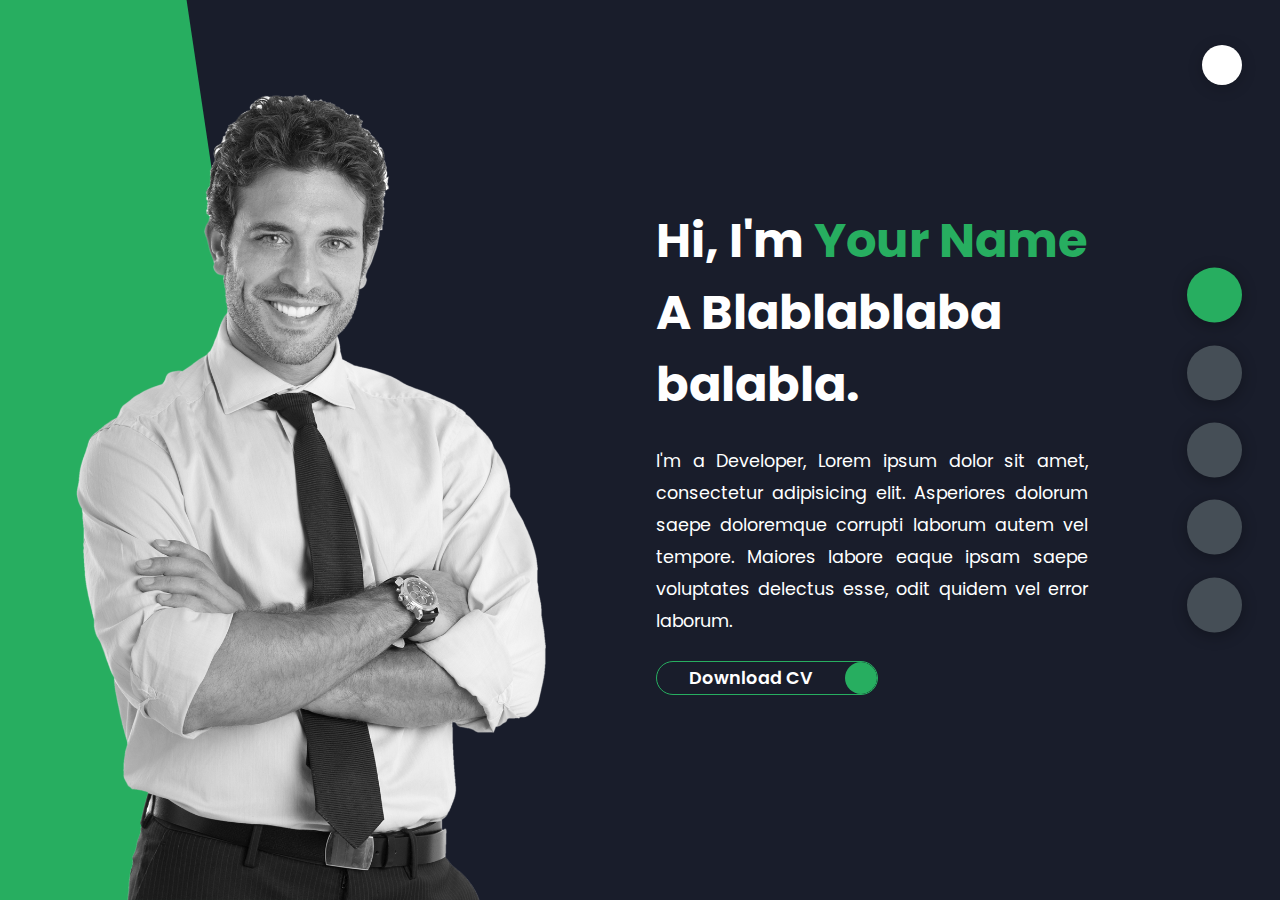
<file: index.html>
<!DOCTYPE html>
<html lang="en">

<head>
  <meta charset="UTF-8">
  <meta http-equiv="X-UA-Compatible" content="IE=edge">
  <meta name="viewport" content="width=device-width, initial-scale=1.0">
  <link rel="stylesheet" href="./css/styles.css">
  <link rel="stylesheet" href="https://cdnjs.cloudflare.com/ajax/libs/font-awesome/6.2.1/css/all.min.css"
    integrity="sha512-MV7K8+y+gLIBoVD59lQIYicR65iaqukzvf/nwasF0nqhPay5w/9lJmVM2hMDcnK1OnMGCdVK+iQrJ7lzPJQd1w=="
    crossorigin="anonymous" referrerpolicy="no-referrer" />
  <title>My Portfolio | Software Engineer</title>
</head>

<body class="main-content">

  <!-- =================== HEADER================= -->
  <header class="section sec1 header active" id="home">

    <div class="header-content">
      <!-- left header -->
      <div class="left-header">
        <div class="h-shape"></div>
        <div class="image">
          <img src="./asset/image/profile1.png" alt="Profile Picture">
        </div>
      </div>

      <!-- right header -->
      <div class="right-header">
        <h1 class="name">
          Hi, I'm <span class="name">Your Name</span>
          A Blablablaba balabla.
        </h1>
        <p>
          I'm a Developer, Lorem ipsum dolor sit amet, consectetur adipisicing elit. Asperiores dolorum saepe
          doloremque corrupti laborum autem vel tempore. Maiores labore eaque ipsam saepe voluptates delectus
          esse, odit quidem vel error laborum.
        </p>

        <!-- Button download cv -->
        <div class="btn-con">
          <a href="#" class="main-btn">
            <span class="btn-text">Download CV</span>
            <span class="btn-icon"><i class="fas fa-download"></i></span>
          </a>
        </div>
      </div>

    </div>

  </header>

  <!-- ========= MAIN SECTIONS =============== -->
  <main class="main">

    <!--======== ABOUT SECTION ===========-->
    <section class="section sec2 about" id="about">
      <!-- title -->
      <div class="main-title">
        <h2>
          About <span>me</span><span class="bg-text"> my stats</span>
        </h2>
      </div>

      <!-- content about -->
      <div class="about-container">
        <!-- left about -->
        <div class="left-about">
          <h4>Information About me</h4>
          <p>
            Lorem ipsum dolor sit amet consectetur adipisicing elit. Autem tempore ea, laudantium sit
            officia tempora excepturi amet reiciendis consectetur ipsum. Vitae incidunt enim dicta animi?
            Quam labore voluptatum voluptates suscipit?.
            <br>
            <br>
            Lorem, ipsum dolor sit amet consectetur adipisicing elit. Laboriosam dolor maiores possimus et,
            reiciendis, magnam nesciunt doloremque nulla omnis aliquid inventore. Dolorem tenetur mollitia
            accusantium commodi sint deserunt rerum vitae.
          </p>
          <div class="btn-con">
            <a href="#" class="main-btn">
              <span class="btn-text">Download CV</span>
              <span class="btn-icon"><i class="fas fa-download"></i></span>
            </a>
          </div>
        </div>

        <!-- right about -->
        <div class="right-about">
          <div class="about-item">
            <div class="abt-text">
              <p class="large-text">560+</p>
              <p class="small-text">Projects <br> Completed</p>
            </div>
          </div>
          <div class="about-item">
            <div class="abt-text">
              <p class="large-text">10+</p>
              <p class="small-text">years of <br> experience</p>
            </div>
          </div>
          <div class="about-item">
            <div class="abt-text">
              <p class="large-text">300+</p>
              <p class="small-text">happy <br> clients</p>
            </div>
          </div>
          <div class="about-item">
            <div class="abt-text">
              <p class="large-text">400+</p>
              <p class="small-text">customers <br> reviews</p>
            </div>
          </div>
        </div>
      </div>

      <!-- Bars stats -->
      <div class="about-stats">
        <h4 class="stat-title">My Skills</h4>

        <div class="progress-bars">
          <div class="progress-bar">
            <p class="prog-title">html5</p>
            <div class="progress-con">
              <p class="prog text">70%</p>
              <div class="progress">
                <span class="html"></span>
              </div>
            </div>
          </div>
          <div class="progress-bar">
            <p class="prog-title">css3</p>
            <div class="progress-con">
              <p class="prog text">40%</p>
              <div class="progress">
                <span class="css"></span>
              </div>
            </div>
          </div>
          <div class="progress-bar">
            <p class="prog-title">javascript</p>
            <div class="progress-con">
              <p class="prog text">20%</p>
              <div class="progress">
                <span class="js"></span>
              </div>
            </div>
          </div>
          <div class="progress-bar">
            <p class="prog-title">react</p>
            <div class="progress-con">
              <p class="prog text">10%</p>
              <div class="progress">
                <span class="react"></span>
              </div>
            </div>
          </div>
          <div class="progress-bar">
            <p class="prog-title">git</p>
            <div class="progress-con">
              <p class="prog text">50%</p>
              <div class="progress">
                <span class="git"></span>
              </div>
            </div>
          </div>
          <div class="progress-bar">
            <p class="prog-title">python</p>
            <div class="progress-con">
              <p class="prog text">30%</p>
              <div class="progress">
                <span class="python"></span>
              </div>
            </div>
          </div>
        </div>

      </div>

      <!-- Jobs timeline -->
      <h4 class="stat-title">My Timelime</h4>
      <div class="timeline">
        <!-- Job-1 -->
        <div class="timeline-item">
          <div class="tl-icon">
            <i class="fas fa-briefcase"></i>
          </div>
          <p class="tl-duration">2022 - present</p>
          <h5>Learning Software<span> - Home</span></h5>
          <p>Description... Lorem ipsum dolor, sit amet consectetur adipisicing elit. Expedita, illum
            temporibus ipsam!</p>
        </div>
        <!-- Job-2 -->
        <div class="timeline-item">
          <div class="tl-icon">
            <i class="fas fa-briefcase"></i>
          </div>
          <p class="tl-duration">2018 - 2022</p>
          <h5>Insurance Adjuster<span> - SURA </span></h5>
          <p>Description... Lorem ipsum dolor, sit amet consectetur adipisicing elit. Expedita, illum
            temporibus ipsam!</p>
        </div>
        <!-- Job-3 -->
        <div class="timeline-item">
          <div class="tl-icon">
            <i class="fas fa-briefcase"></i>
          </div>
          <p class="tl-duration">2017 - 2018</p>
          <h5>Position<span> - Company</span></h5>
          <p>Description... Lorem ipsum dolor, sit amet consectetur adipisicing elit. Expedita, illum
            temporibus ipsam!</p>
        </div>
        <!-- Job-4 -->
        <div class="timeline-item">
          <div class="tl-icon">
            <i class="fas fa-briefcase"></i>
          </div>
          <p class="tl-duration">2010 - present</p>
          <h5>Position<span> - Company</span></h5>
          <p>Description... Lorem ipsum dolor, sit amet consectetur adipisicing elit. Expedita, illum
            temporibus ipsam!</p>
        </div>
        <!-- Job-5 -->
        <div class="timeline-item">
          <div class="tl-icon">
            <i class="fas fa-briefcase"></i>
          </div>
          <p class="tl-duration">2010 - present</p>
          <h5>Web Developer<span> - Vircosoft</span></h5>
          <p>Lorem ipsum dolor, sit amet consectetur adipisicing elit. Expedita, illum temporibus ipsam!</p>
        </div>
        <!-- Job-6 -->
        <div class="timeline-item">
          <div class="tl-icon">
            <i class="fas fa-briefcase"></i>
          </div>
          <p class="tl-duration">2010 - present</p>
          <h5>Web Developer<span> - Vircosoft</span></h5>
          <p>Lorem ipsum dolor, sit amet consectetur adipisicing elit. Expedita, illum temporibus ipsam!</p>
        </div>

      </div>
    </section>

    <!--======== PORTFOLIO SECTION ===========-->
    <section class="section sec3 portfolio " id="portfolio">
      <!-- Title Portfolio Section -->
      <div class="main-title">
        <h2>
          My <span>Portfolio</span><span class="bg-text"> My Works</span>
        </h2>
      </div>

      <!-- text portfolio section -->
      <p class="port-text">
        Here is some of my work that I've done in various programing lenguages.
      </p>
      <!-- Grid Portfolios -->
      <div class="portfolios">

        <!-- Job 1 -->
        <div class="portfolio-item">
          <div class="image">
            <img src="./asset/image/Job-1.jpeg" alt="job 1">
          </div>
          <div class="hover-item">
            <h3>Projects Source</h3>
            <div class="icons">
              <a href="#" target="_blank" class="icon">
                <i class="fab fa-github"></i>
              </a>
              <a href="#" target="_blank" class="icon">
                <i class="fab fa-behance"></i>
              </a>
              <a href="#" target="_blank" class="icon">
                <i class="fab fa-youtube"></i>
              </a>
            </div>
          </div>
        </div>
        <!-- Job 2 -->
        <div class="portfolio-item">
          <div class="image">
            <img src="./asset/image/job-2.jpeg" alt="job 2">
          </div>
          <div class="hover-item">
            <h3>Projects Source</h3>
            <div class="icons">
              <a href="#" target="_blank" class="icon">
                <i class="fab fa-github"></i>
              </a>
              <a href="#" target="_blank" class="icon">
                <i class="fab fa-behance"></i>
              </a>
              <a href="#" target="_blank" class="icon">
                <i class="fab fa-youtube"></i>
              </a>
            </div>
          </div>
        </div>
        <!-- Job 3 -->
        <div class="portfolio-item">
          <div class="image">
            <img src="./asset/image/job-3.jpeg" alt="job 3">
          </div>
          <div class="hover-item">
            <h3>Projects Source</h3>
            <div class="icons">
              <a href="#" target="_blank" class="icon">
                <i class="fab fa-github"></i>
              </a>
              <a href="#" target="_blank" class="icon">
                <i class="fab fa-behance"></i>
              </a>
              <a href="#" target="_blank" class="icon">
                <i class="fab fa-youtube"></i>
              </a>
            </div>
          </div>
        </div>
        <!-- Job 4 -->
        <div class="portfolio-item">
          <div class="image">
            <img src="./asset/image/job-4.jpeg" alt="job 4">
          </div>
          <div class="hover-item">
            <h3>Projects Source</h3>
            <div class="icons">
              <a href="#" target="_blank" class="icon">
                <i class="fab fa-github"></i>
              </a>
              <a href="#" target="_blank" class="icon">
                <i class="fab fa-behance"></i>
              </a>
              <a href="#" target="_blank" class="icon">
                <i class="fab fa-youtube"></i>
              </a>
            </div>
          </div>
        </div>
        <!-- JOb 5 -->
        <div class="portfolio-item">
          <div class="image">
            <img src="./asset/image/job-5.jpeg" alt="job 5">
          </div>
          <div class="hover-item">
            <h3>Projects Source</h3>
            <div class="icons">
              <a href="#" target="_blank" class="icon">
                <i class="fab fa-github"></i>
              </a>
              <a href="#" target="_blank" class="icon">
                <i class="fab fa-behance"></i>
              </a>
              <a href="#" target="_blank" class="icon">
                <i class="fab fa-youtube"></i>
              </a>
            </div>
          </div>
        </div>
        <!-- Job 6 -->
        <div class="portfolio-item">
          <div class="image">
            <img src="./asset/image/job-6.jpeg" alt="job 6">
          </div>
          <div class="hover-item">
            <h3>Projects Source</h3>
            <div class="icons">
              <a href="#" target="_blank" class="icon">
                <i class="fab fa-github"></i>
              </a>
              <a href="#" target="_blank" class="icon">
                <i class="fab fa-behance"></i>
              </a>
              <a href="#" target="_blank" class="icon">
                <i class="fab fa-youtube"></i>
              </a>
            </div>
          </div>
        </div>

      </div>
    </section>

    <!--======== BLOGS SECTION ===========-->
    <section class="section sec4 blogs-s " id="blogs">
      <div class="blogs-content">
        <!-- Title Blogs Section -->
        <div class="main-title">
          <h2>
            My <span>Blogs</span><span class="bg-text"> My Blogs</span>
          </h2>
        </div>

        <!-- Blogs -->
        <div class="blogs">
          <!-- blog 1 -->
          <div class="blog">
            <img src="./asset/image/blog-1.jpg" alt="blog 1">
            <div class="blog-text">
              <h4>
                How to create your onw
              </h4>
              <p>
                Lorem ipsum dolor sit, amet consectetur adipisicing elit. Minima, vero adipisci
                doloribus laboriosam rem architecto.
              </p>
            </div>
          </div>
          <!-- blog 2 -->
          <div class="blog">
            <img src="./asset/image/blog-2.jpg" alt="blog 2">
            <div class="blog-text">
              <h4>
                How to create something great
              </h4>
              <p>
                Lorem ipsum dolor sit, amet consectetur adipisicing elit. Minima, vero adipisci
                doloribus laboriosam rem architecto.
              </p>
            </div>
          </div>
          <!-- blog 3 -->
          <div class="blog">
            <img src="./asset/image/blog-3.jpg" alt="blog 3">
            <div class="blog-text">
              <h4>
                Other Blogs here
              </h4>
              <p>
                Lorem ipsum dolor sit, amet consectetur adipisicing elit. Minima, vero adipisci
                doloribus laboriosam rem architecto.
              </p>
            </div>
          </div>
          <!-- blog 4 -->
          <div class="blog">
            <img src="./asset/image/blog-4.jpg" alt="blog 4">
            <div class="blog-text">
              <h4>
                How to create your carrer
              </h4>
              <p>
                Lorem ipsum dolor sit, amet consectetur adipisicing elit. Minima, vero adipisci
                doloribus laboriosam rem architecto.
              </p>
            </div>
          </div>
          <!-- blog 5 -->
          <div class="blog">
            <img src="./asset/image/blog-5.jpg" alt="blog 5">
            <div class="blog-text">
              <h4>
                How to create other blog
              </h4>
              <p>
                Lorem ipsum dolor sit, amet consectetur adipisicing elit. Minima, vero adipisci
                doloribus laboriosam rem architecto.
              </p>
            </div>
          </div>
          <!-- blog 6 -->
          <div class="blog">
            <img src="./asset/image/blog-6.jpg" alt="blog 6">
            <div class="blog-text">
              <h4>
                Another One
              </h4>
              <p>
                Lorem ipsum dolor sit, amet consectetur adipisicing elit. Minima, vero adipisci
                doloribus laboriosam rem architecto.
              </p>
            </div>
          </div>
        </div>





      </div>
    </section>

    <!--======== CONTACT SECTION ===========-->
    <section class="section sec5 contact " id="contact">

      <div class="contact-container">
        <!-- Title Contact Section -->
        <div class="main-title">
          <h2>
            Contact<span> Me</span><span class="bg-text"> Call me</span>
          </h2>
        </div>

        <!-- Content Contact Section -->
        <div class="contact-content-con">

          <!-- Left Contact Section -->
          <div class="left-contact">

            <p class="left-contact-des">
              Lorem ipsum dolor, sit amet consectetur adipisicing elit. Doloribus tempore sed facere
              sequi,
              culpa veritatis quis optio.
            </p>
            <!-- Contact -->
            <div class="contact-info">
              <div class="contact-item">
                <div class="icon">
                  <i class="fas fa-map-marker-alt"></i> <span>Location:</span>
                </div>
                <p> <span>London, The United kingdom</span></p>
              </div>
              <!-- location -->
              <div class="contact-item">
                <div class="icon">
                  <i class="fas fa-envelope"></i> <span>Email:</span>
                </div>
                <p> <span>Someone@someone.com</span> </p>
              </div>
              <!-- mail -->
              <div class="contact-item">
                <div class="icon">
                  <i class="fas fa-user-graduate"></i> <span>Education:</span>
                </div>
                <p><span>University Tal, Enywhere, Country</span></p>
              </div>
              <!-- Number phone -->
              <div class="contact-item">
                <div class="icon">
                  <i class="fas fa-mobile-phone"></i>
                  <span>Mobile Number:</span>
                </div>
                <p> <span>+ 44 7345667789</span> </p>
              </div>
              <!-- lenguages -->
              <div class="contact-item">
                <div class="icon">
                  <i class="fas fa-globe-americas"></i> <span>Lenguages:</span>
                </div>
                <p> <span>Espanish, English, Portugese</span> </p>
              </div>
            </div>
            <!-- Icon Social Media -->
            <div class="contact-icons">
              <div class="contact-icon">
                <a href="www.facebook.com" target="_blank">
                  <i class="fab fa-facebook-f"></i>
                </a>
                <a href="#" target="_blank">
                  <i class="fab fa-twitter"></i>
                </a>
                <a href="#" target="_blank">
                  <i class="fab fa-instagram"></i>
                </a>
                <a href="#" target="_blank">
                  <i class="fab fa-youtube"></i>
                </a>
                <a href="#" target="_blank">
                  <i class="fab fa-github"></i>
                </a>
              </div>
            </div>
          </div>

          <!-- Right Contact Section -->
          <div class="right-contact">
            <h4>Contact me here</h4>
            <form action="" class="contact-form">
              <div class="input-control i-c-2">
                <input type="text" name="" id="" placeholder="Your Name" required>
                <input type="email" name="" id="" placeholder="Your Email" required>
              </div>
              <div class="input-control">
                <input type="text" name="" id="" placeholder="Enter Subject" required>
              </div>
              <div class="input-control">
                <textarea name="" id="" placeholder="Your message here" required cols="15" rows="8"></textarea>
              </div>
              <div class="submit-btn">
                <a href="#" class="main-btn">
                  <span class="btn-text">Submit</span>
                  <span class="btn-icon"><i class="fa-solid fa-circle-arrow-up"></i></span>
                </a>
              </div>

            </form>

          </div>

        </div>

      </div>

    </section>

  </main>

  <div class="theme-btn">
    <i class="fas fa-adjust"></i>
  </div>

  <!--======== TOGGLE MENUS BUITTONS ===========-->
  <div class="controls">
    <div class="control control-1 active-btn" data-id="home">
      <i class="fa-solid fa-house"></i>
    </div>

    <div class="control control-2 " data-id="about">
      <i class="fas fa-user"></i>

    </div>
    <div class="control control-3 " data-id="portfolio">
      <i class="fas fa-briefcase"></i>

    </div>
    <div class="control control-4 " data-id="blogs">
      <i class="far fa-newspaper"></i>

    </div>
    <div class="control control-5 " data-id="contact">
      <i class="fas fa-envelope-open"></i>

    </div>
  </div>

  <!-- ======= SCRIPT APP ========== -->
  <script src="./js/app.js"></script>
</body>

</html>
</file>
<file: css/styles.css>
@import url("https://fonts.googleapis.com/css2?family=Poppins&display=swap");
* {
  margin: 0;
  padding: 0;
  box-sizing: border-box;
  list-style: none;
}

:root {
  --color-primary: #191d2b;
  --color-secondary: #27ae60;
  --color-white: #ffffff;
  --color-black: #000;
  --color-grey0: #f8f8f8;
  --color-grey-1: #dbe1e8;
  --color-grey-2: #b2becd;
  --color-grey-3: #6c7983;
  --color-grey-4: #454e56;
  --color-grey-5: #2a2e35;
  --color-grey-6: #12181b;
  --br-sm-2: 14px;
  --box-shadow-1: 0 3px 15px rgba(0, 0, 0, 0.3);
}

.light-mode {
  --color-primary: #ffffff;
  --color-secondary: #ff0055;
  --color-white: #454e56;
  --color-black: #000;
  --color-grey0: #f8f8f8;
  --color-grey-1: #6c7983;
  --color-grey-2: #6c7983;
  --color-grey-3: #6c7983;
  --color-grey-4: #454e56;
  --color-grey-5: #dfdfdf;
  --color-grey-6: #12181b;
}

body {
  background-color: var(--color-primary);
  font-family: "Poppins", sans-serif;
  font-size: 1.1rem;
  color: var(--color-white);
  transition: all 0.4s ease-in-out;
}

a {
  display: inline-block;
  text-decoration: none;
  color: inherit;
  font-family: inherit;
}

header {
  min-height: 100vh;
  color: var(--color-white);
  overflow: hidden;
  padding: 0;
}

section {
  min-height: 100vh;
  width: 100%;
  position: absolute;
  left: 0;
  top: 0;
  padding: 3rem 18rem;
}

.section {
  display: none;
  transform: translateY(0) scale(1);
  transition: all 0.4s ease-in-out;
  background-color: var(--color-primary);
}

.active {
  display: block;
  animation: scaleAnim 1s ease-in-out 0s 1 normal forwards;
}
@keyframes scaleAnim {
  0% {
    transform: scale(0);
  }
  100% {
    transform: scale(1);
  }
}

.controls {
  position: fixed;
  z-index: 10;
  top: 50%;
  right: 3%;
  display: flex;
  flex-direction: column;
  align-items: center;
  justify-content: center;
  transform: translateY(-50%);
}
.controls .control {
  padding: 1rem;
  cursor: pointer;
  background-color: var(--color-grey-4);
  width: 55px;
  height: 55px;
  border-radius: 50%;
  display: flex;
  justify-content: center;
  align-items: center;
  margin: 0.7rem 0;
  box-shadow: var(--box-shadow-1);
}
.controls .control i {
  font-size: 1.2rem;
  color: var(--color-grey-2);
  pointer-events: none;
}
.controls .active-btn {
  background-color: var(--color-secondary);
  transition: all 0.4s ease-in-out;
}
.controls .active-btn i {
  color: var(--color-white);
}

.theme-btn {
  top: 5%;
  right: 3%;
  width: 40px;
  height: 40px;
  border-radius: 50%;
  background-color: var(--color-white);
  cursor: pointer;
  position: fixed;
  display: flex;
  justify-content: center;
  align-items: center;
  box-shadow: 0 3px 15px rgba(0, 0, 0, 0.2);
  transition: all 0.1s ease-in-out;
}
.theme-btn:active {
  transform: translateY(-5px);
}
.theme-btn i {
  font-size: 1.5rem;
  color: var(--color-grey-1);
  pointer-events: none;
}

.header-content {
  display: grid;
  grid-template-columns: repeat(2, 1fr);
  min-height: 100vh;
  gap: 2rem;
}
.header-content .left-header {
  display: grid;
  align-items: end;
  position: relative;
}
.header-content .left-header .h-shape {
  transition: all 0.4s ease-in-out;
  width: 65%;
  height: 100%;
  background-color: var(--color-secondary);
  position: absolute;
  left: 0;
  top: 0;
  z-index: -1;
  clip-path: polygon(0 0, 46% 0, 79% 100%, 0% 100%);
}
.header-content .left-header .image {
  display: flex;
  align-items: flex-end;
  border-radius: var(--br-sm-2);
  height: 100vh;
  width: 100%;
  transition: all 0.4s ease-in-out;
}
.header-content .left-header .image img {
  border-radius: var(--br-sm-2);
  width: 100%;
  height: 100%;
  object-fit: contain;
  transition: all 0.4s ease-in-out;
  filter: grayscale(100%);
}
.header-content .left-header .image img:hover {
  filter: grayscale(0);
}
.header-content .right-header {
  display: flex;
  flex-direction: column;
  justify-content: center;
  padding-right: 15rem;
}
.header-content .right-header .name {
  font-size: 3rem;
}
.header-content .right-header .name span {
  color: var(--color-secondary);
}
.header-content .right-header h1 {
  text-align: start;
}
.header-content .right-header p {
  margin: 1.5rem 0;
  line-height: 2rem;
  text-align: justify;
}

.about-container {
  display: grid;
  grid-template-columns: repeat(2, 1fr);
  padding-top: 3.5rem;
  padding-bottom: 3.5rem;
}
.about-container .right-about {
  display: grid;
  grid-template-columns: repeat(2, 1fr);
  gap: 2rem;
}
.about-container .right-about .about-item {
  border: 1px solid var(--color-grey-5);
  border-radius: 5px;
  transition: all 0.4s ease-in-out;
  box-shadow: 1px 2px 15px rgba(0, 0, 0, 0.1);
}
.about-container .right-about .about-item:hover {
  cursor: default;
  transform: translateY(-5px);
  border: 1px solid var(--color-secondary);
  box-shadow: 1px 2px 15px rgba(0, 0, 0, 0.32);
}
.about-container .right-about .about-item .abt-text {
  padding: 1.5rem;
  display: flex;
  flex-direction: column;
}
.about-container .right-about .about-item .abt-text .large-text {
  font-size: 3rem;
  font-weight: 700;
  color: var(--color-secondary);
}
.about-container .right-about .about-item .abt-text .small-text {
  padding-left: 3rem;
  position: relative;
  text-transform: uppercase;
  font-size: 1.2rem;
  color: var(--color-grey-1);
  letter-spacing: 2px;
}
.about-container .right-about .about-item .abt-text .small-text::before {
  content: "";
  position: absolute;
  left: 0;
  top: 15px;
  width: 2rem;
  height: 2px;
  background-color: var(--color-grey-5);
}

.left-about {
  padding-right: 3rem;
}
.left-about p {
  line-height: 2rem;
  padding: 1rem;
  color: var(--color-grey-1);
}
.left-about h4 {
  font-size: 2rem;
  text-transform: uppercase;
}

.about-stats {
  padding-bottom: 3rem;
}
.about-stats .progress-bars {
  display: grid;
  grid-template-columns: repeat(2, 1fr);
  gap: 2rem;
}
.about-stats .progress-bars .progress-bar {
  display: flex;
  flex-direction: column;
}
.about-stats .progress-bars .progress-bar .prog-title {
  text-transform: uppercase;
  font-weight: 500;
}
.about-stats .progress-bars .progress-bar .progress-con {
  display: flex;
  align-items: center;
}
.about-stats .progress-bars .progress-bar .progress-con .prog-text {
  color: var(--color-grey-2);
}
.about-stats .progress-bars .progress-bar .progress-con .progress {
  width: 100%;
  height: 0.45rem;
  background-color: var(--color-grey-4);
  margin-left: 1rem;
  position: relative;
}
.about-stats .progress-bars .progress-bar .progress-con .progress span {
  position: absolute;
  top: 0;
  left: 0;
  height: 100%;
  background-color: var(--color-secondary);
  transition: al 0.4s ease-in-out;
  width: 60%;
}
.about-stats .progress-bars .progress-bar .progress-con .progress .html {
  width: 70%;
}
.about-stats .progress-bars .progress-bar .progress-con .progress .css {
  width: 40%;
}
.about-stats .progress-bars .progress-bar .progress-con .progress .js {
  width: 20%;
}
.about-stats .progress-bars .progress-bar .progress-con .progress .react {
  width: 10%;
}
.about-stats .progress-bars .progress-bar .progress-con .progress .git {
  width: 50%;
}
.about-stats .progress-bars .progress-bar .progress-con .progress .python {
  width: 30%;
}

.stat-title {
  text-transform: uppercase;
  font-size: 1.4rem;
  text-align: center;
  padding: 3.5rem 0;
  position: relative;
}
.stat-title::before {
  position: absolute;
  content: "";
  left: 50%;
  top: 0;
  width: 40%;
  height: 1px;
  background-color: var(--color-grey-5);
  transform: translateX(-50%);
}

.timeline {
  display: grid;
  grid-template-columns: repeat(2, 1fr);
  gap: 2rem;
  padding-bottom: 3rem;
}
.timeline .timeline-item {
  position: relative;
  padding-left: 3rem;
  border-left: 1px solid var(--color-grey-5);
}
.timeline .timeline-item .tl-icon {
  position: absolute;
  left: -25px;
  top: 0;
  background-color: var(--color-secondary);
  width: 50px;
  height: 50px;
  border-radius: 50%;
  display: flex;
  align-items: center;
  justify-content: center;
}
.timeline .timeline-item .tl-icon i {
  font-size: 1.3rem;
}
.timeline .timeline-item .tl-duration {
  padding: 0.2rem 0.6rem;
  background-color: var(--color-grey-5);
  border-radius: 15px;
  display: inline-block;
  font-size: 0.8rem;
  text-transform: uppercase;
  font-weight: 500;
}
.timeline .timeline-item h5 {
  padding: 1rem 0;
  text-transform: uppercase;
  font-size: 1.3rem;
  font-weight: 600;
}
.timeline .timeline-item h5 span {
  color: var(--color-grey-2);
  font-weight: 500;
  font-size: 1.2rem;
}
.timeline .timeline-item p {
  color: var(--color-grey-2);
}

.port-text {
  padding: 6rem 0 1rem;
  text-align: center;
}

.portfolios {
  display: grid;
  grid-template-columns: repeat(3, 1fr);
  gap: 2rem;
  margin-top: 3rem;
}
.portfolios .portfolio-item {
  position: relative;
  border-radius: 15px;
}
.portfolios .portfolio-item img {
  width: 100%;
  height: 300px;
  object-fit: cover;
  border-radius: 15px;
}
.portfolios .portfolio-item .hover-item {
  width: 100%;
  height: 100%;
  background-color: var(--color-secondary);
  position: absolute;
  left: 0;
  top: 0;
  border-radius: 15px;
  display: flex;
  justify-content: center;
  align-items: center;
  flex-direction: column;
  opacity: 0;
  transform: scale(0);
  transition: all 0.4s ease-in-out;
}
.portfolios .portfolio-item .hover-item h3 {
  font-size: 1rem;
  color: var(--color-white);
  margin-bottom: 1.5rem;
}
.portfolios .portfolio-item .hover-item .icons {
  display: flex;
  justify-content: center;
  align-items: center;
}
.portfolios .portfolio-item .hover-item .icons .icon {
  background-color: var(--color-primary);
  border-radius: 50%;
  width: 50px;
  height: 50px;
  display: flex;
  align-items: center;
  justify-content: center;
  margin: 0 1rem;
  cursor: pointer;
  transition: all 0.4s ease-in-out;
}
.portfolios .portfolio-item .hover-item .icons .icon i {
  font-size: 1.5rem;
  color: var(--color-white);
  margin: 0 1rem;
}
.portfolios .portfolio-item .hover-item .icons .icon:hover {
  background-color: var(--color-white);
}
.portfolios .portfolio-item .hover-item .icons .icon:hover i {
  color: var(--color-primary);
}

.portfolio-item:hover .hover-item {
  opacity: 1;
  transform: scale(1);
}

.blogs {
  display: grid;
  grid-template-columns: repeat(3, 1fr);
  gap: 2rem;
  margin-top: 3rem;
}
.blogs .blog {
  display: flex;
  flex-direction: column;
  align-items: center;
  justify-content: center;
  position: relative;
  background-color: var(--color-grey-5);
  border-radius: 5px;
  box-shadow: 1px 1px 20px rgba(0, 0, 0, 0.1);
  transition: all 0.4s ease-in-out;
}
.blogs .blog:hover {
  box-shadow: 1px 1px 20px rgba(0, 0, 0, 0.3);
  transform: translateY(-5px);
  transition: all 0.4s ease-in-out;
}
.blogs .blog:hover img {
  filter: grayscale(0);
  transform: scale(1.1);
  box-shadow: 0px 4px 15px rgba(0, 0, 0, 0.8);
}
.blogs .blog img {
  width: 100%;
  height: 300px;
  object-fit: fill;
  border-top-left-radius: 5px;
  border-top-right-radius: 5px;
  filter: grayscale(100%);
  transition: all 0.4s ease-in-out;
}
.blogs .blog .blog-text {
  padding: 1.1rem;
  border-top: 8px solid var(--color-secondary);
}
.blogs .blog .blog-text h4 {
  font-size: 1.5rem;
  margin-bottom: 1rem;
  object-fit: cover;
  transition: all 0.4s ease-in-out;
  cursor: pointer;
}
.blogs .blog .blog-text h4:hover {
  color: var(--color-secondary);
}
.blogs .blog .blog-text p {
  color: var(--color-grey-2);
  line-height: 2rem;
  padding-bottom: 1rem;
}

.contact-content-con {
  left: 12rem;
  display: flex;
  margin-top: 5rem;
  gap: 5rem;
}
.contact-content-con .left-contact .left-contact-des {
  margin: 1rem 0;
  text-align: justify;
  line-height: 2rem;
}
.contact-content-con .left-contact .contact-info {
  width: 35vw;
  padding: 2.7rem 2rem;
}
.contact-content-con .left-contact .contact-info .contact-item {
  display: flex;
  align-items: center;
  justify-content: space-between;
}
.contact-content-con .left-contact .contact-info .contact-item p {
  margin: 0.5rem 0;
  padding: 0;
  line-height: 2.2rem;
}
.contact-content-con .left-contact .contact-info .contact-item .icon {
  display: grid;
  grid-template-columns: 3rem 1fr;
}
.contact-content-con .left-contact .contact-info .contact-item i {
  display: flex;
  align-items: center;
  font-stretch: 1.3rem;
}
.contact-content-con .left-contact .contact-icon {
  display: flex;
  margin-top: 3rem;
  justify-content: center;
}
.contact-content-con .left-contact .contact-icon a {
  display: flex;
  align-items: center;
  color: var(--color-white);
  background-color: var(--color-grey-5);
  cursor: pointer;
  justify-content: center;
  width: 50px;
  height: 50px;
  border-radius: 50%;
  margin: 0 0.4rem;
  transition: all 0.4s ease-in-out;
}
.contact-content-con .left-contact .contact-icon a:hover {
  background-color: var(--color-secondary);
}
.contact-content-con .left-contact .contact-icon a:hover i {
  color: var(--color-primary);
}
.contact-content-con .left-contact .contact-icon a i {
  display: flex;
  align-items: center;
  justify-content: center;
  font-size: 1.5rem;
}
.contact-content-con .right-contact {
  flex: 3;
}
.contact-content-con .right-contact h4 {
  text-align: center;
  font-size: 2rem;
  text-transform: uppercase;
}
.contact-content-con .right-contact .contact-form {
  width: 30vw;
}
.contact-content-con .right-contact .contact-form .input-control {
  margin: 1.5rem;
}
.contact-content-con .right-contact .contact-form .input-control input,
.contact-content-con .right-contact .contact-form .input-control textarea {
  border-radius: 30px;
  font-weight: inherit;
  font-size: inherit;
  font-family: inherit;
  padding: 0.8rem 1.1rem;
  outline: none;
  border: none;
  background-color: var(--color-grey-5);
  width: 100%;
  color: var(--color-white);
  resize: none;
}
.contact-content-con .right-contact .contact-form .i-c-2 {
  display: flex;
}
.contact-content-con .right-contact .contact-form .i-c-2 :last-child {
  margin-left: 1.5rem;
}
.contact-content-con .right-contact .contact-form .submit-btn {
  display: flex;
  justify-content: flex-start;
  margin-left: 1.5rem;
}

.btn-con {
  display: flex;
  align-self: flex-start;
}

.main-btn {
  border-radius: 30px;
  color: inherit;
  font-weight: 600;
  position: relative;
  border: 1px solid var(--color-secondary);
  display: flex;
  align-self: flex-start;
  display: flex;
  align-items: center;
  overflow: hidden;
}
.main-btn .btn-text {
  padding: 0 2rem;
}
.main-btn .btn-icon {
  background-color: var(--color-secondary);
  display: flex;
  align-items: center;
  justify-content: center;
  border-radius: 50%;
  padding: 1rem;
}
.main-btn::before {
  content: "";
  position: absolute;
  top: 0;
  right: 0;
  transform: translateX(100%);
  transition: all 0.4s ease-in;
  z-index: -1;
}
.main-btn:hover {
  transition: all 0.4s ease-in;
}
.main-btn:hover::before {
  width: 100%;
  height: 100%;
  background-color: var(--color-secondary);
  transform: translateX(0);
  transition: all 0.4s ease-in;
}

.main-title {
  text-align: center;
  display: flex;
  justify-content: center;
}
.main-title h2 {
  position: relative;
  text-transform: uppercase;
  font-size: 4rem;
  font-weight: 700;
}
.main-title h2 span {
  color: var(--color-secondary);
}
.main-title h2 .bg-text {
  position: absolute;
  top: 50%;
  left: 50%;
  color: var(--color-grey-5);
  transition: all 0.4s ease-in-out;
  z-index: -1;
  transform: translate(-50%, -50%);
  font-weight: 800;
  font-size: 4.3rem;
}

@media screen and (max-width: 1432px) {
  .header-content .left-header .image img {
    height: 90%;
  }
  .header-content .right-header {
    padding-right: 12rem;
  }
  .about {
    padding: 5rem 8rem;
  }
  .about .main-title h2 {
    font-size: 3rem;
  }
  .about .main-title h2 .bg-text {
    font-size: 4rem;
  }
  .about .about-container .left-about p {
    padding: 1rem 0;
  }
  .about .about-container .right-about .about-item {
    display: grid;
    align-items: center;
  }
  .portfolio {
    padding: 3rem 9rem;
  }
  .portfolio .portfolios {
    padding-bottom: 6rem;
    gap: 1rem;
  }
  .blogs-s {
    padding: 3rem 8rem;
  }
  .contact-container {
    width: 80%;
    margin: 0 auto;
  }
  .contact-container .main-title h2 {
    font-size: 3rem;
  }
  .contact-container .main-title h2 .bg-text {
    transform: translate(-50%, -50%);
    font-size: 4rem;
  }
  .contact-container .contact-content-con {
    flex-direction: column;
    position: absolute;
    left: 25vw;
    width: 50vw;
    gap: 1rem;
  }
  .contact-container .contact-content-con .left-contact {
    display: flex;
    flex-direction: column;
    align-items: center;
  }
  .contact-container .contact-content-con .left-contact .contact-info {
    width: 45vw;
    padding: 2.7rem 0;
  }
  .contact-container .contact-content-con .left-contact .contact-icon {
    margin: 3rem 0;
  }
  .contact-container .contact-content-con .right-contact {
    margin: 0 auto;
  }
  .contact-container .contact-content-con .right-contact h4 {
    width: 45vw;
  }
  .contact-container .contact-content-con .right-contact .contact-form {
    width: 45vw;
    margin-bottom: 4rem;
  }
  .contact-container .contact-content-con .right-contact .i-c-2 {
    flex-direction: column;
  }
  .contact-container .contact-content-con .right-contact .i-c-2 :last-child {
    margin-left: 0;
    margin-top: 1.5rem;
  }
}
@media screen and (max-width: 1024px) {
  .header-content .left-header .image {
    margin: 0;
  }
  .header-content .left-header .image img {
    height: 80%;
  }
  .header-content .right-header {
    padding-right: 8rem;
  }
  .header-content .right-header .name {
    font-size: 2.5rem;
  }
  .about {
    padding: 5rem 7rem;
  }
  .about .main-title h2 {
    font-size: 3rem;
  }
  .about .main-title h2 .bg-text {
    font-size: 4.2rem;
  }
  .about .about-container .left-about p {
    padding: 1rem 0;
  }
  .about .about-container .right-about .about-item {
    display: grid;
    align-items: center;
  }
  .about .about-container .right-about .about-item .abt-text {
    align-items: center;
    padding: 0.5rem;
  }
  .portfolio {
    padding: 3rem 8rem;
  }
  .portfolio .portfolios {
    grid-template-columns: repeat(2, 1fr);
    padding-bottom: 6rem;
    gap: 1rem;
  }
  .blogs-s {
    padding: 3rem 8rem;
  }
  .blogs-s .blogs-content .blogs {
    grid-template-columns: repeat(2, 1fr);
    padding-bottom: 6rem;
  }
}
@media screen and (max-width: 970px) {
  .section {
    padding: 4rem 5rem;
  }
  .section .main-title h2 {
    font-size: 3rem;
  }
  .section .main-title h2 .bg-text {
    font-size: 4.2rem;
  }
  .header-content {
    min-height: 85vh;
    grid-template-columns: 1fr;
    align-content: stretch;
    gap: 0;
  }
  .header-content .left-header {
    align-content: stretch;
    justify-items: center;
    align-items: flex-end;
  }
  .header-content .left-header .h-shape {
    display: none;
  }
  .header-content .left-header .image {
    display: flex;
    justify-content: center;
    height: 100%;
  }
  .header-content .left-header .image img {
    width: 30%;
    box-shadow: 0px 30px 13px -27px #000000;
  }
  .header-content .right-header {
    display: grid;
    justify-items: center;
    align-content: space-between;
    padding: 0;
    grid-row: 1;
    width: 90%;
    margin: 0 auto;
  }
  .header-content .right-header .name {
    font-size: 2rem;
  }
  .header-content .right-header .name p {
    text-align: justify;
  }
  .header-content .right-header .btn-con .main-btn .btn-text {
    padding: 0 1rem;
  }
  .header-content .right-header .btn-con .main-btn .btn-icon {
    padding: 0.7rem;
  }
  .about-container .right-about {
    grid-template-columns: repeat(1, 1fr);
  }
  .about-container .right-about .about-item .abt-text {
    align-items: center;
  }
  .about-container .left-about h4 {
    padding: 0 1rem;
  }
  .portfolio .portfolios {
    grid-template-columns: repeat(2, 1fr);
    padding-bottom: 6rem;
    gap: 1rem;
  }
  .blogs-s {
    padding: 3rem 5.5rem;
  }
  .blogs-s .blogs-content .blogs {
    grid-template-columns: repeat(2, 1fr);
    padding-bottom: 6rem;
  }
  .contact-container {
    width: 75%;
  }
  .contact-container .contact-content-con {
    position: inherit;
    gap: 0;
    width: 100%;
  }
  .contact-container .contact-content-con .left-contact .contact-info {
    width: 58vw;
  }
  .contact-container .contact-content-con .left-contact .contact-icon {
    margin: 0rem 0rem 3rem 0rem;
  }
  .contact-container .contact-content-con .right-contact {
    display: flex;
    flex-direction: column;
  }
  .contact-container .contact-content-con .right-contact h4 {
    width: 50vw;
  }
  .contact-container .contact-content-con .right-contact .contact-form {
    width: 50vw;
    margin-bottom: 4rem;
  }
  .contact-container .contact-content-con .right-contact .contact-form .input-control {
    margin: 1.5rem 0;
  }
  .controls {
    top: auto;
    bottom: 0;
    flex-direction: row;
    justify-content: center;
    left: 50%;
    transform: translateX(-50%);
    width: 100%;
    background-color: var(--color-grey-5);
  }
  .controls .control {
    margin: 0.5rem 1rem;
    width: 3rem;
    height: 3rem;
  }
  .theme-btn {
    width: 2rem;
    height: 2rem;
  }
  .theme-btn i {
    font-size: 1rem;
  }
}
@media screen and (max-width: 767px) {
  .section {
    padding: 3.5rem 2.5rem;
  }
  .section .header-content {
    min-height: 86vh;
  }
  .section .main-title h2 {
    font-size: 2rem;
  }
  .section .main-title h2 .bg-text {
    font-size: 3rem;
  }
  .about-container {
    grid-template-columns: 1fr;
    padding-top: 5rem;
  }
  .about-container .right-about {
    grid-template-columns: 1fr;
    padding-top: 2.5rem;
    margin: 0 auto;
    width: 90%;
  }
  .about-container .right-about .abt-text {
    align-items: center;
  }
  .about-container .left-about {
    padding-right: 0;
    padding-top: 0;
  }
  .about-container .left-about h4 {
    margin-left: 1rem;
    font-size: 1.5rem;
  }
  .about-container .left-about .btn-con {
    justify-content: center;
  }
  .about-stats .progress-bars {
    margin: 0 auto;
    width: 85%;
  }
  .timeline {
    grid-template-columns: 1fr;
    padding-bottom: 6rem;
    width: 85%;
    margin: 0 auto;
  }
  .about-stat .progress-bars {
    grid-template-columns: 1fr;
  }
  .portfolio .portfolios {
    grid-template-columns: repeat(2, 1fr);
    padding-bottom: 6rem;
    gap: 1rem;
  }
  .blogs-s {
    padding: 3rem 5.5rem;
  }
  .blogs-s .blogs-content .blogs {
    grid-template-columns: 1fr;
    padding-bottom: 6rem;
  }
  .contact-container {
    width: 90%;
  }
  .contact-container .contact-content-con {
    flex-direction: column;
    margin-bottom: 1rem;
  }
  .contact-container .contact-content-con .left-contact {
    position: inherit;
    font-size: 1rem;
  }
  .contact-container .contact-content-con .left-contact h4 {
    width: 100%;
    margin-top: 0;
    font-size: 1.5rem;
    text-transform: uppercase;
    text-align: center;
  }
  .contact-container .contact-content-con .left-contact p {
    text-align: justify;
  }
  .contact-container .contact-content-con .left-contact .contact-info {
    width: auto;
  }
  .contact-container .contact-content-con .left-contact .contact-info .contact-item {
    display: grid;
  }
  .contact-container .contact-content-con .left-contact .contact-info .contact-item .icon {
    grid-template-columns: 2rem 1fr;
  }
  .contact-container .contact-content-con .left-contact .contact-info .contact-item .icon span {
    font-weight: bold;
  }
  .contact-container .contact-content-con .left-contact .contact-info .contact-item p {
    margin-left: 2rem;
    line-height: 1.6;
    text-align: initial;
  }
  .contact-container .contact-content-con .contact-icons {
    width: 100%;
  }
  .contact-container .contact-content-con .contact-icons .contact-icon {
    margin: 1rem 0;
  }
  .contact-container .contact-content-con .contact-icons .contact-icon a {
    width: 3rem;
    height: 2.5rem;
  }
  .contact-container .contact-content-con .contact-icons .contact-icon a i {
    font-size: 1.2rem;
  }
  .contact-container .contact-content-con .right-contact {
    display: grid;
    justify-items: center;
    margin-top: 2rem;
  }
  .contact-container .contact-content-con .right-contact h4 {
    font-size: 1.5rem;
  }
  .contact-container .contact-content-con .right-contact .contact-form {
    width: 75vw;
  }
  .contact-container .contact-content-con .right-contact .contact-form .input-control {
    margin: 1.2rem 0;
  }
  .contact-container .contact-content-con .right-contact .contact-form .submit-btn {
    justify-content: center;
  }
  .contact-container .contact-content-con .right-contact .contact-form .submit-btn .btn-text {
    padding: 0.1rem 1rem;
  }
  .contact-container .contact-content-con .right-contact .contact-form .submit-btn .btn-icon {
    padding: 0.5rem;
  }
  .controls {
    top: auto;
    bottom: 0;
    flex-direction: row;
    justify-content: center;
    left: 50%;
    transform: translateX(-50%);
    width: 100%;
    background-color: var(--color-grey-5);
  }
  .controls .control {
    margin: 0.5rem 0.8rem;
    width: 50px;
    height: 50px;
  }
}
@media screen and (max-width: 480px) {
  .section {
    padding: 4rem 0rem 4rem 0rem;
  }
  .section .main-title h2 .bg-text {
    top: 1rem;
  }
  .section .header-content .right-header {
    width: 85vw;
  }
  .section .header-content .right-header .name {
    font-size: 1.5rem;
  }
  .section .header-content .right-header p {
    font-size: 1rem;
  }
  .section .header-content .right-header .btn-con .main-btn .btn-text {
    padding: 0 0.5rem;
    font-size: 0.8rem;
  }
  .section .header-content .right-header .btn-con .main-btn .btn-icon {
    padding: 0.5rem;
  }
  .section .about-container {
    justify-items: center;
  }
  .section .about-container .left-about {
    width: 85%;
    text-align: justify;
  }
  .section .about-container .left-about h4 {
    margin-left: 0;
    text-align: center;
  }
  .section .about-container .left-about .btn-con {
    justify-content: center;
  }
  .section .about-container .left-about .btn-con .main-btn .btn-text {
    padding: 0 0.5rem;
  }
  .section .about-container .left-about .btn-con .main-btn .btn-icon {
    padding: 0.6rem;
  }
  .section .about-container .right-about {
    width: 80%;
  }
  .section .about-container .right-about .about-item .abt-text {
    align-items: center;
  }
  .section .about-stats {
    width: 80%;
    margin: 0 auto;
  }
  .section .timeline {
    width: 75%;
    margin: 0 auto;
  }
  .section .timeline .timeline-item {
    border: none;
  }
  .section .timeline .timeline-item .tl-duration {
    text-align: center;
  }
  .section .timeline .timeline-item p {
    text-align: justify;
  }
  .section .timeline .timeline-item .tl-icon {
    left: -10px;
    width: 40px;
    height: 40px;
  }
  .section .timeline .timeline-item .tl-icon i {
    font-size: 1rem;
  }
  .section .contact-container .main-title h2 {
    font-size: 2rem;
  }
  .section .contact-container .main-title h2 .bg-text {
    font-size: 3rem;
  }
  .section .contact-container .contact-content-con .left-contact .contact-info .contact-item {
    display: grid;
    flex-direction: column;
    align-items: baseline;
  }
  .section .contact-container .contact-content-con .right-contact .contact-form .submit-btn {
    justify-content: center;
  }
  .portfolio .port-text {
    padding: 4rem 0 1rem;
  }
  .portfolio .portfolios {
    grid-template-columns: repeat(1, 1fr);
    margin: 0 auto;
    width: 80%;
  }
  .blogs-s .blogs-content {
    width: 80%;
    margin: 0 auto;
  }
  .blogs-s .blogs-content .blogs {
    grid-template-columns: 1fr;
    gap: 1rem;
  }
  .blogs-s .blogs-content .blogs .blog img {
    height: 100%;
  }
  .blogs-s .blogs-content .blogs .blog .blog-text h4 {
    font-size: 1.2rem;
  }
  .controls .control {
    margin: 0.5rem 0.8rem;
    width: 40px;
    height: 40px;
  }
}

/*# sourceMappingURL=styles.css.map */
</file>
